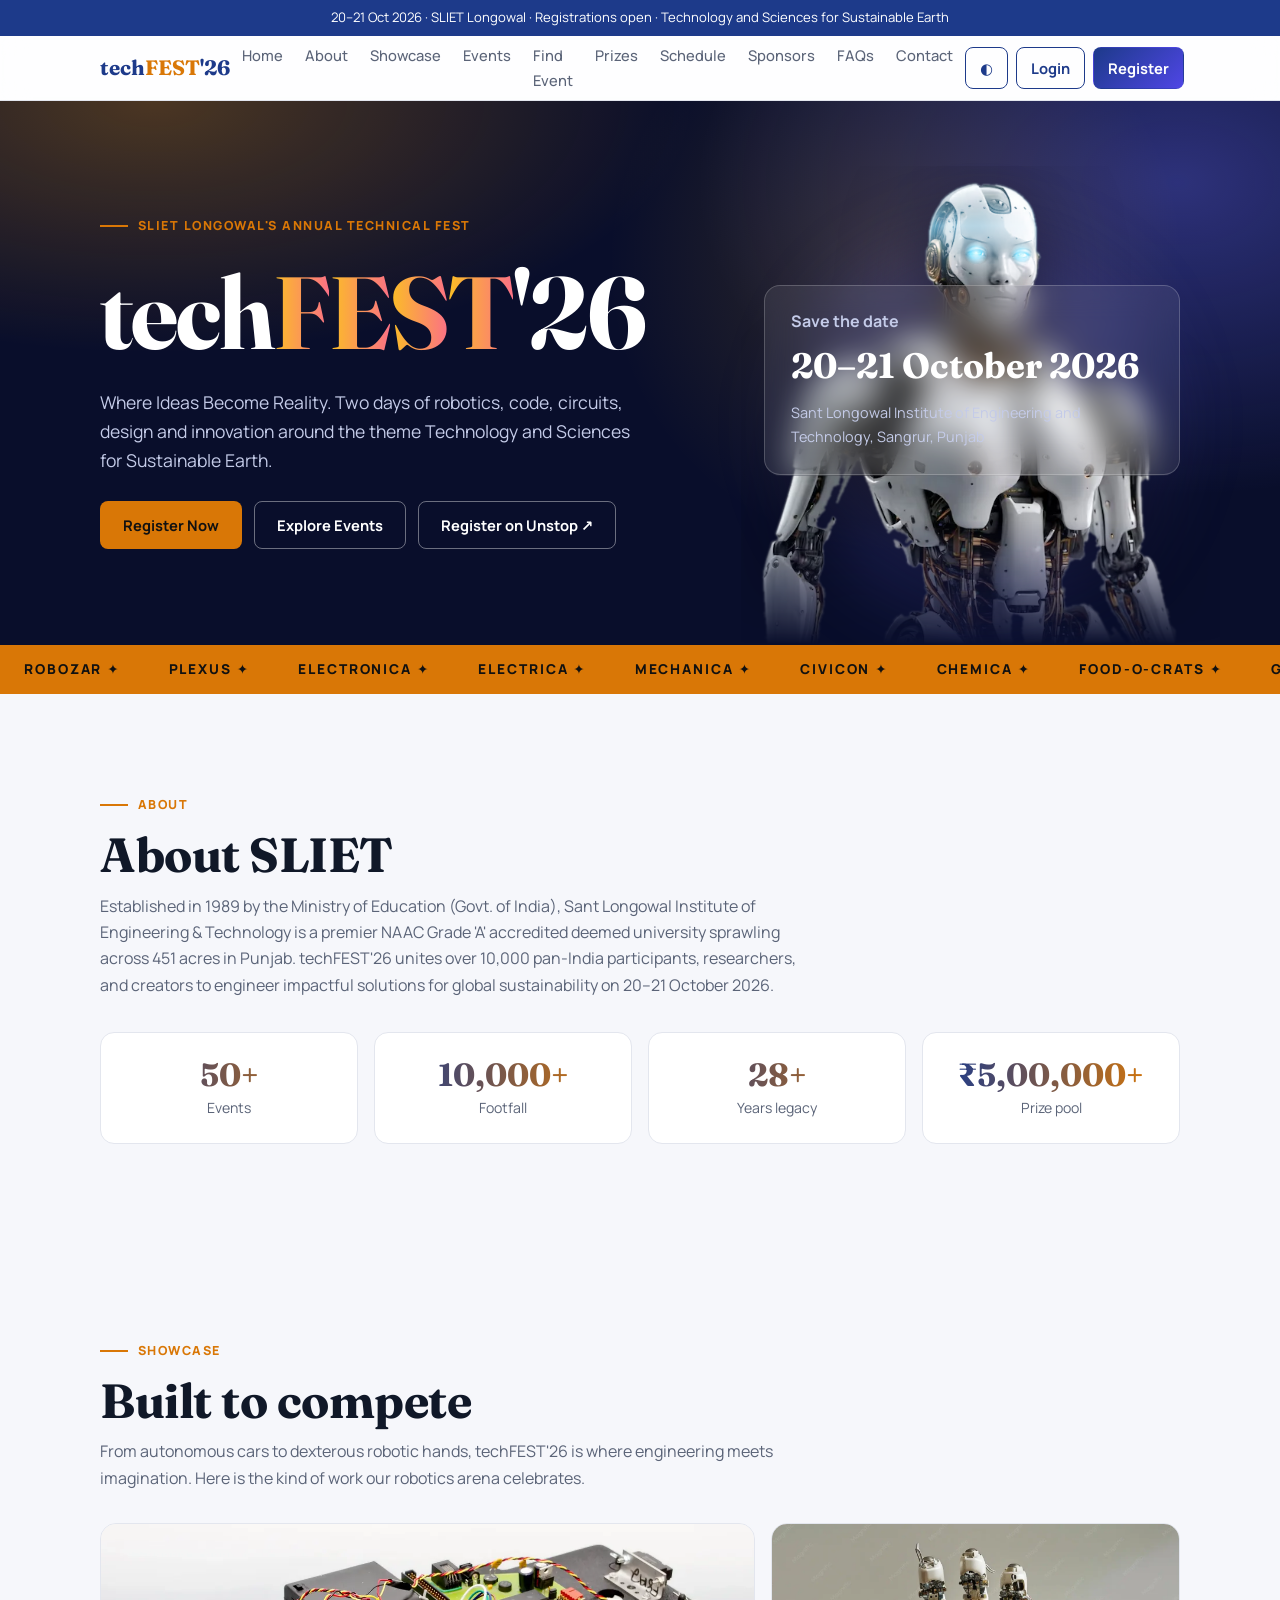
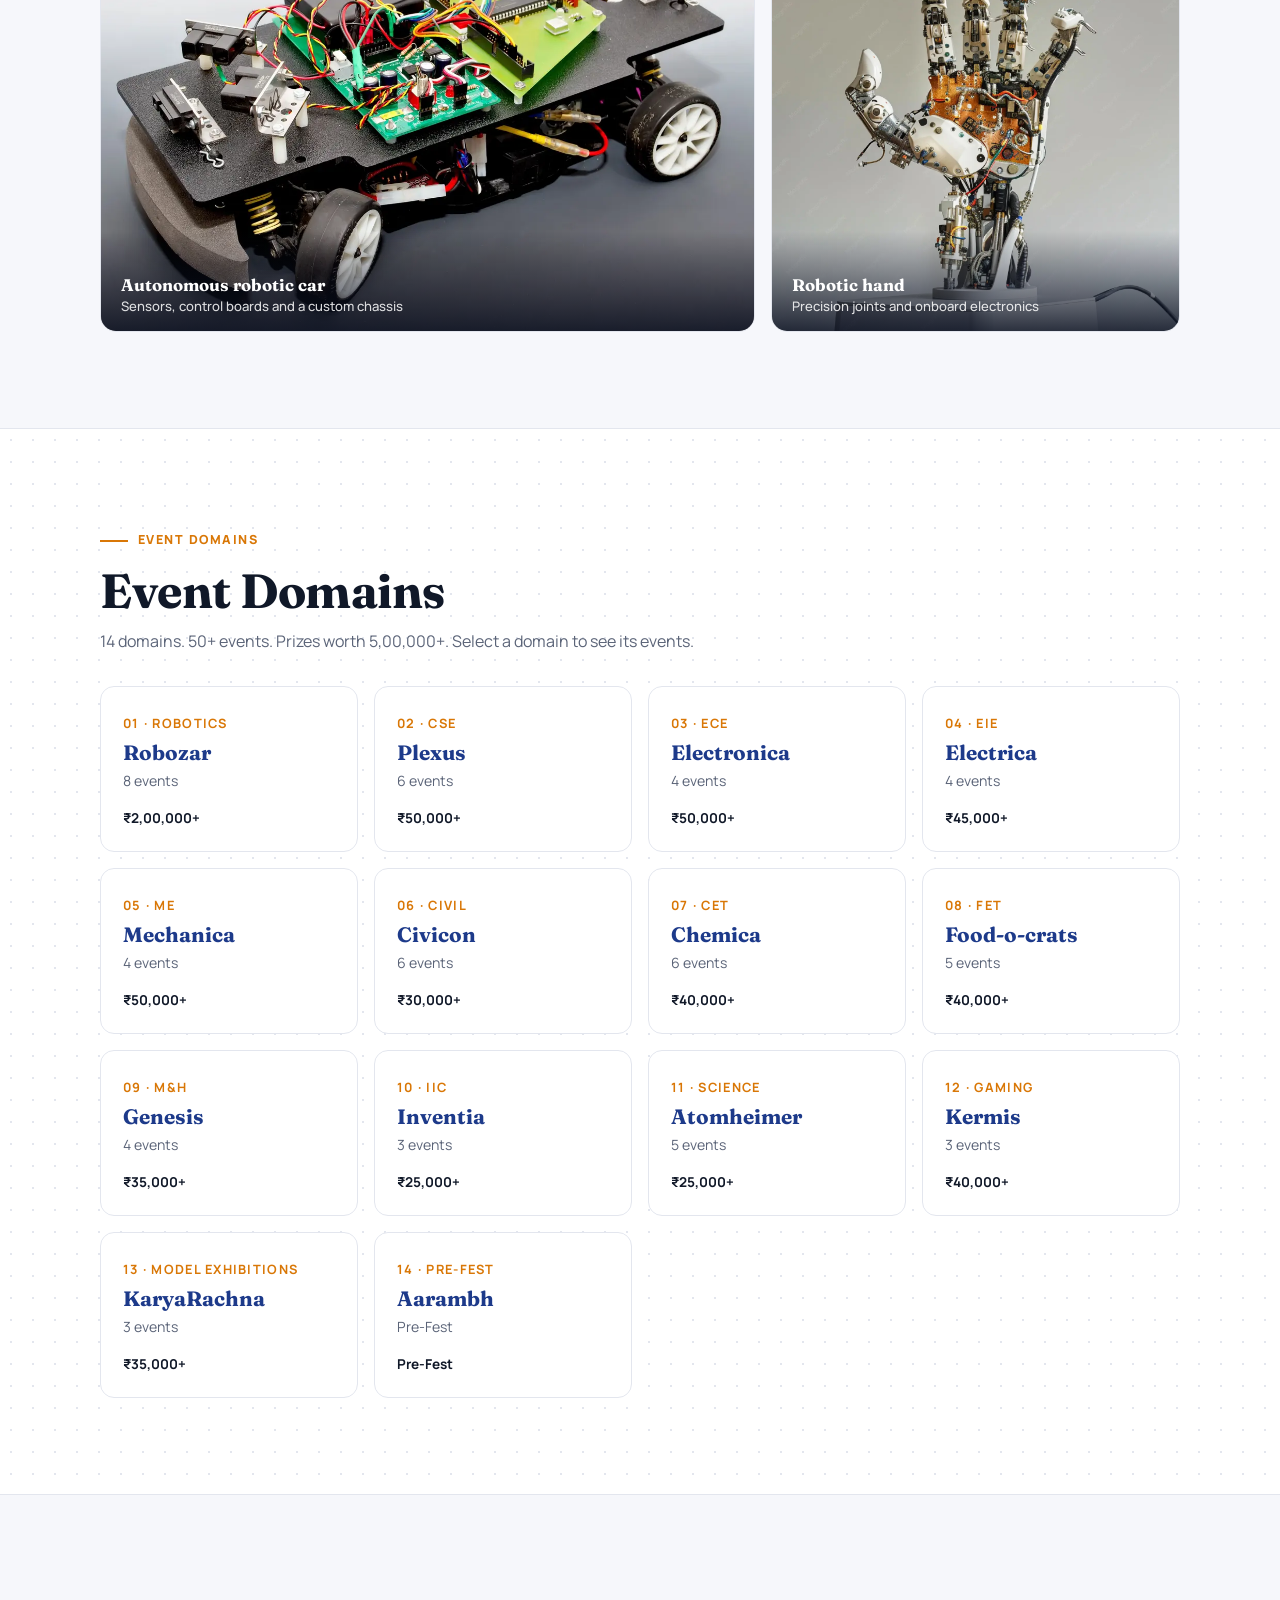
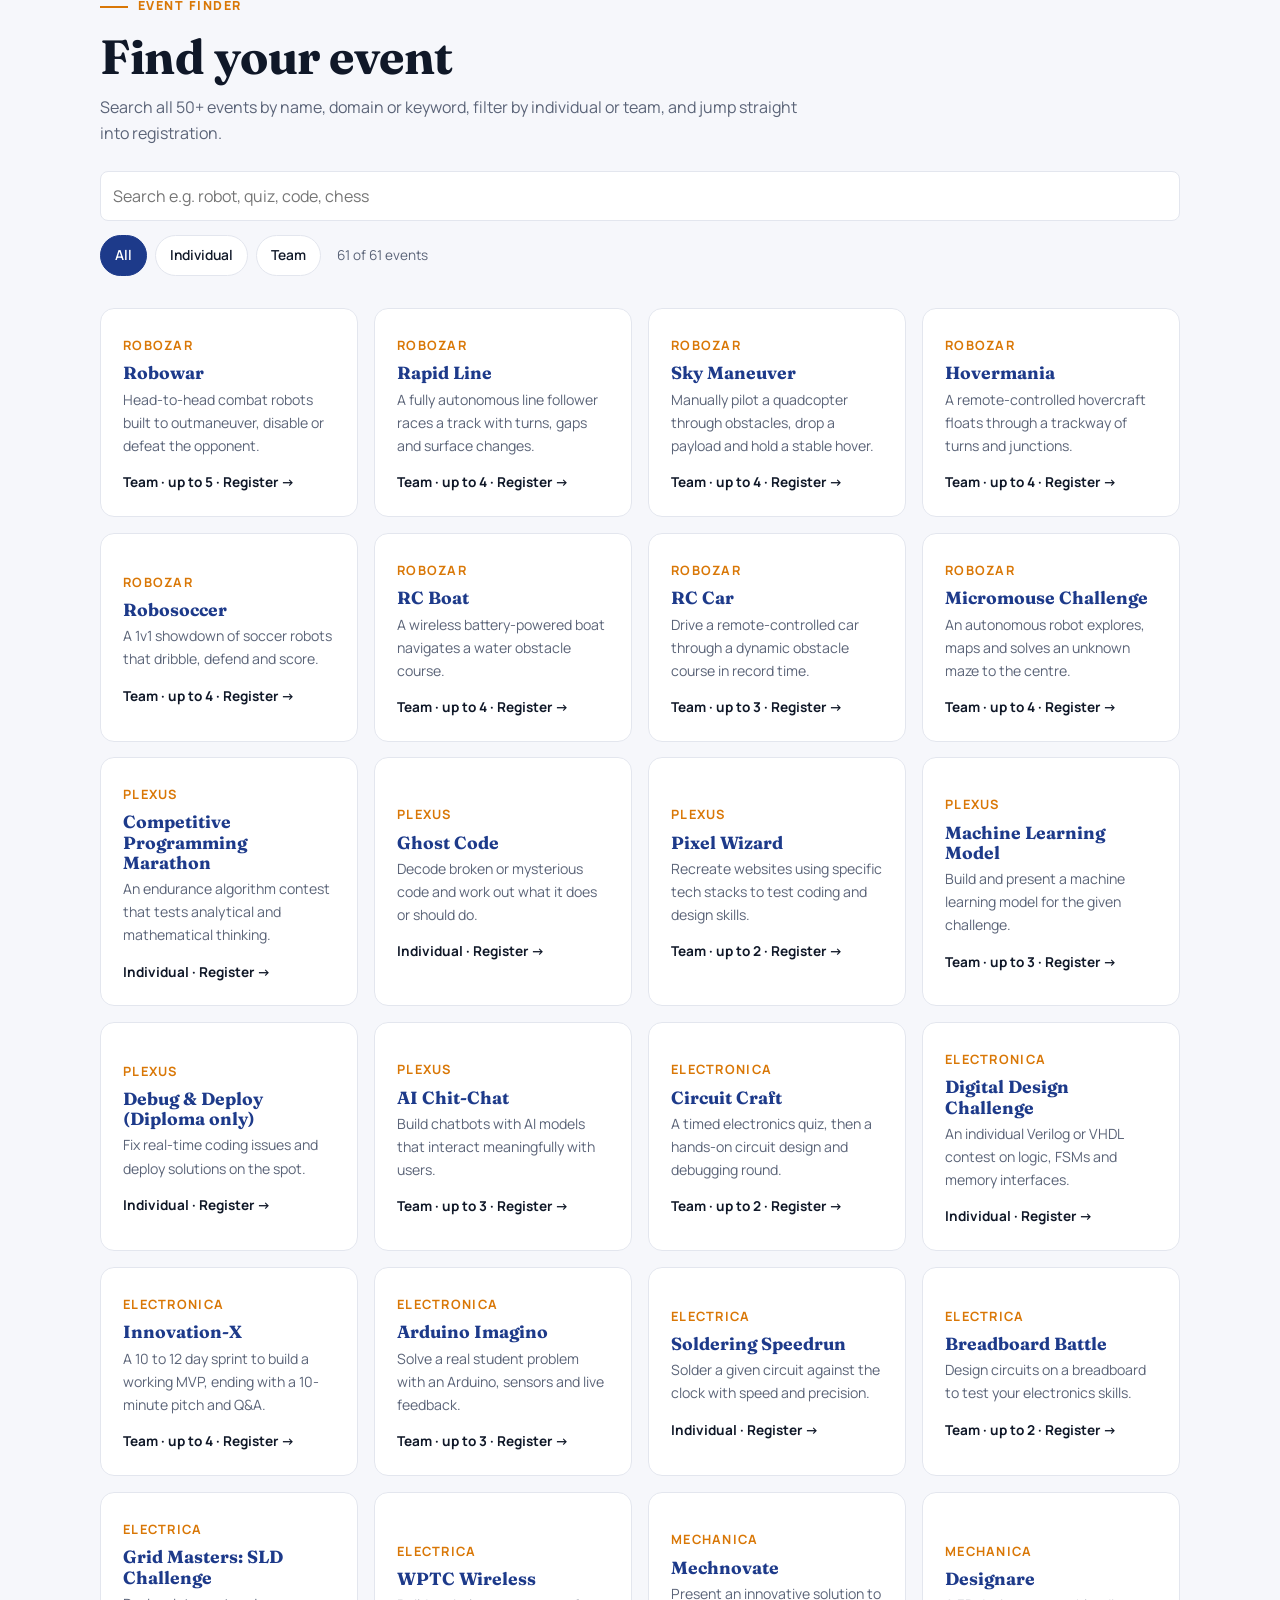
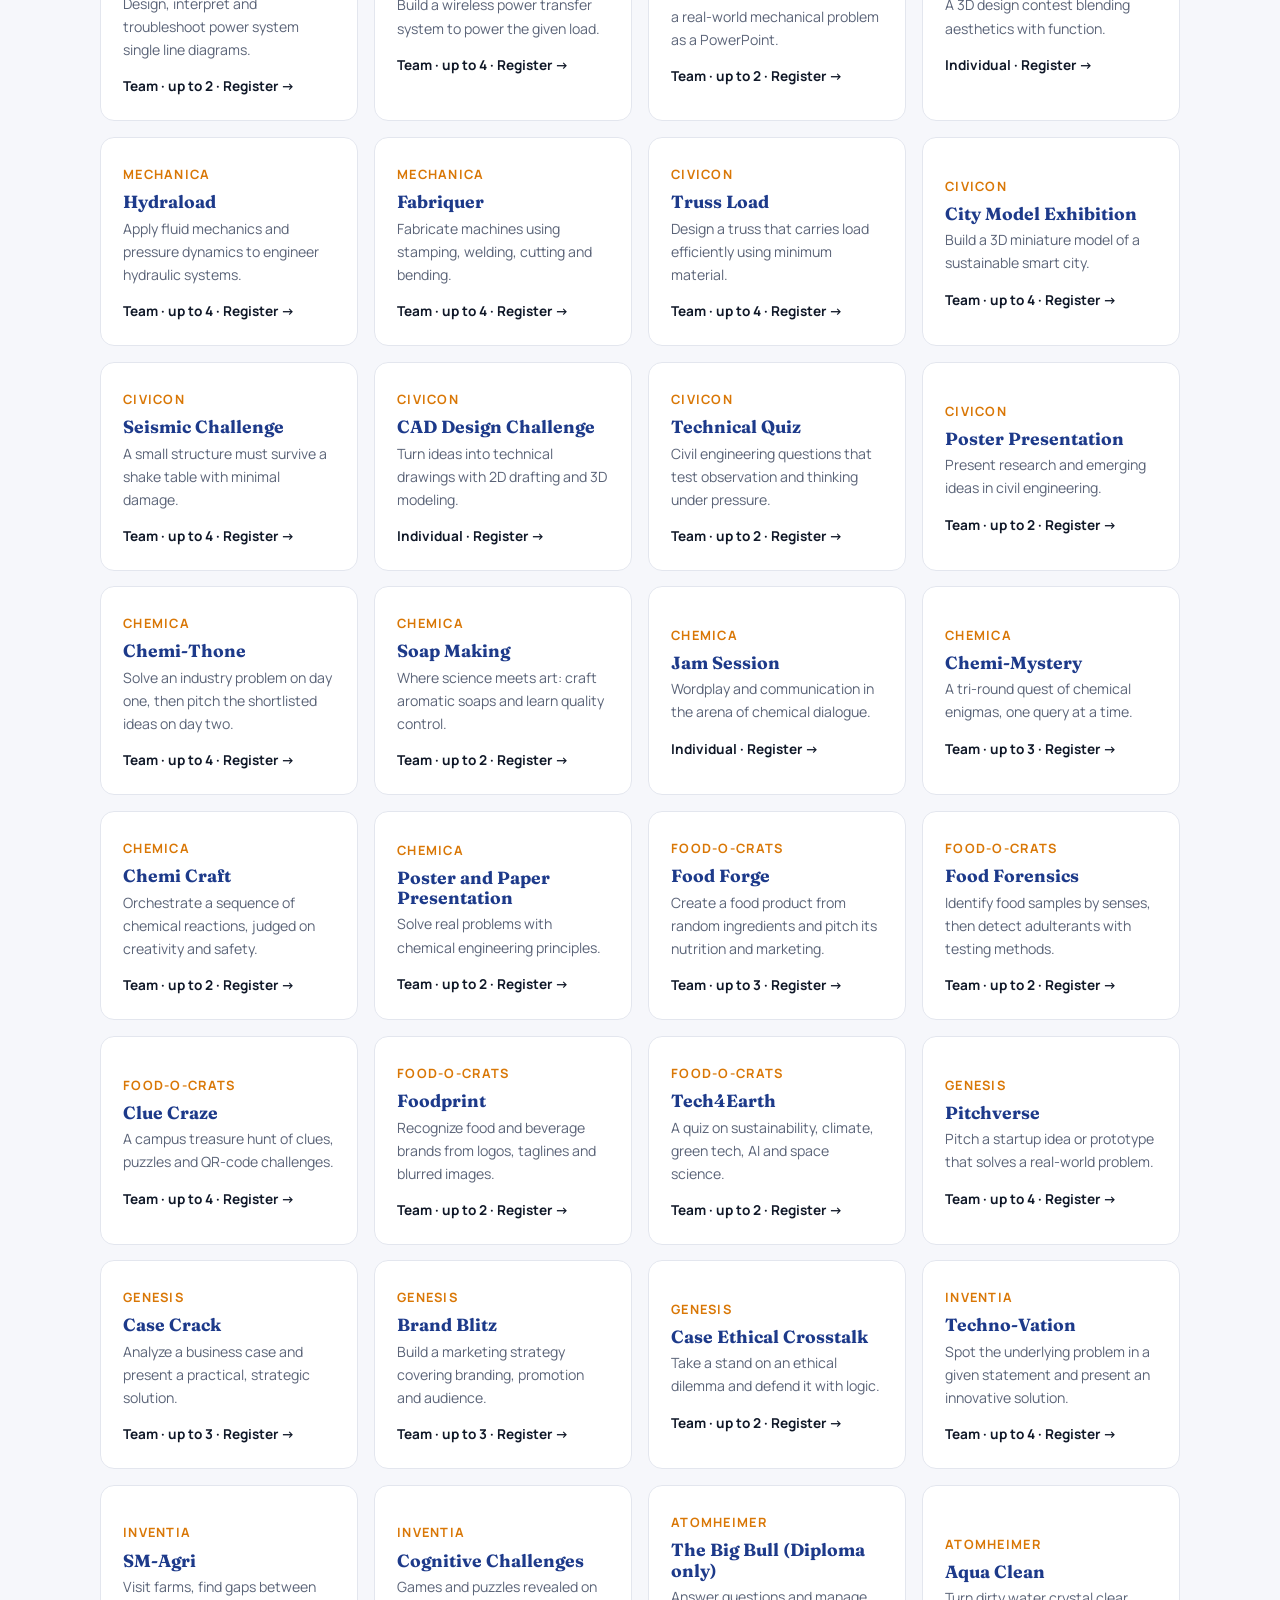
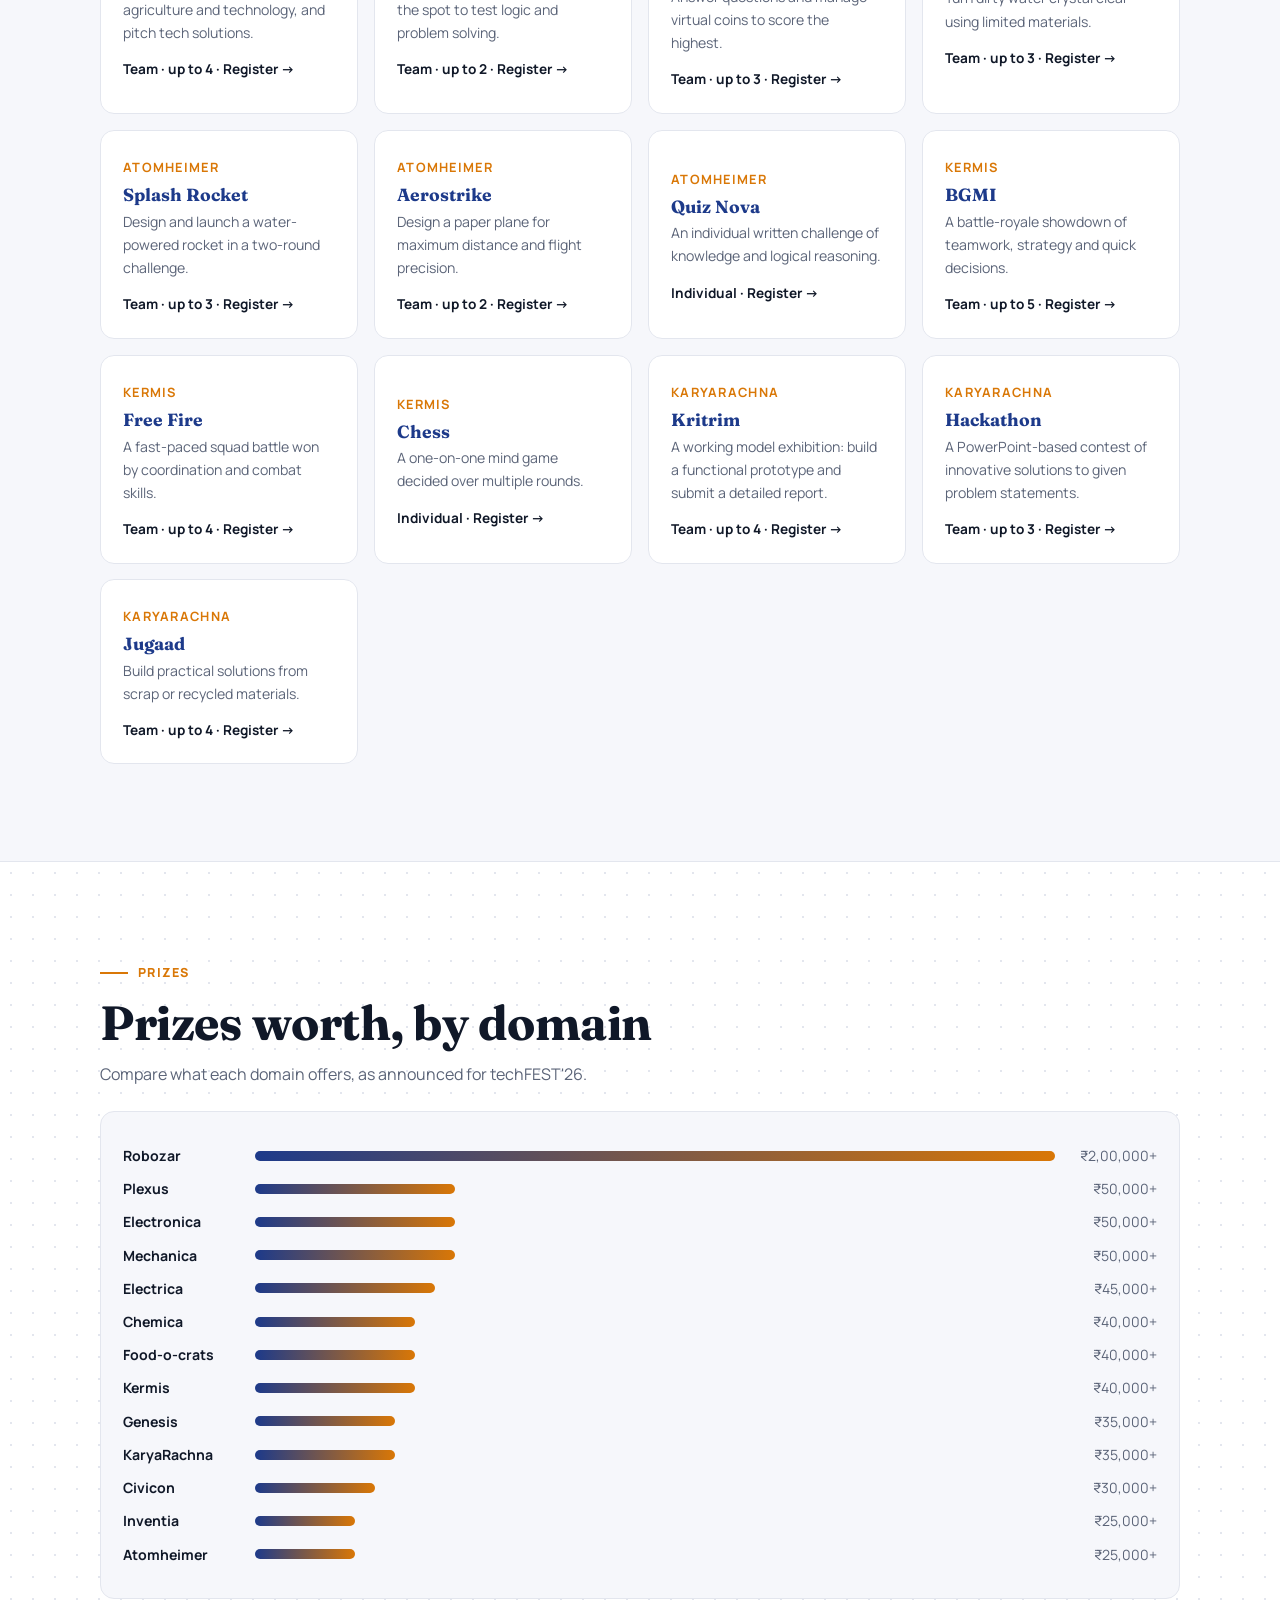
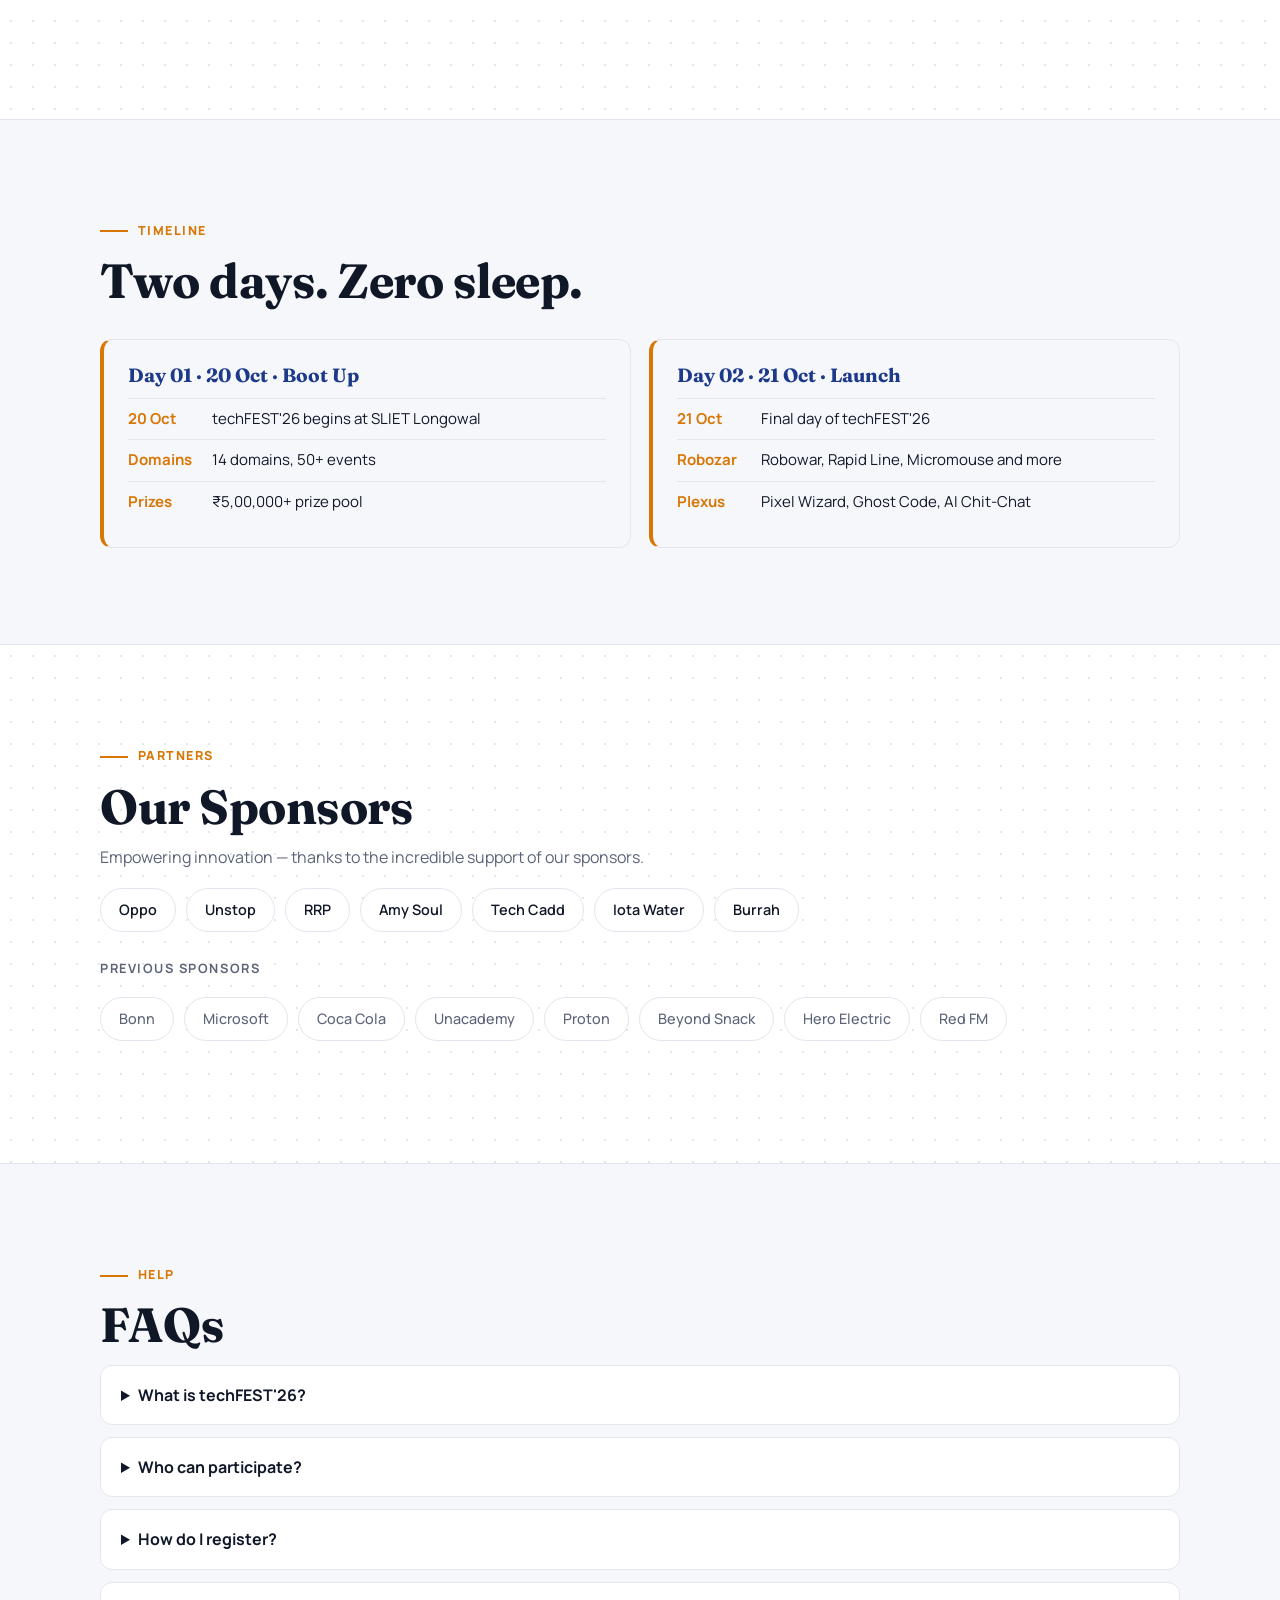
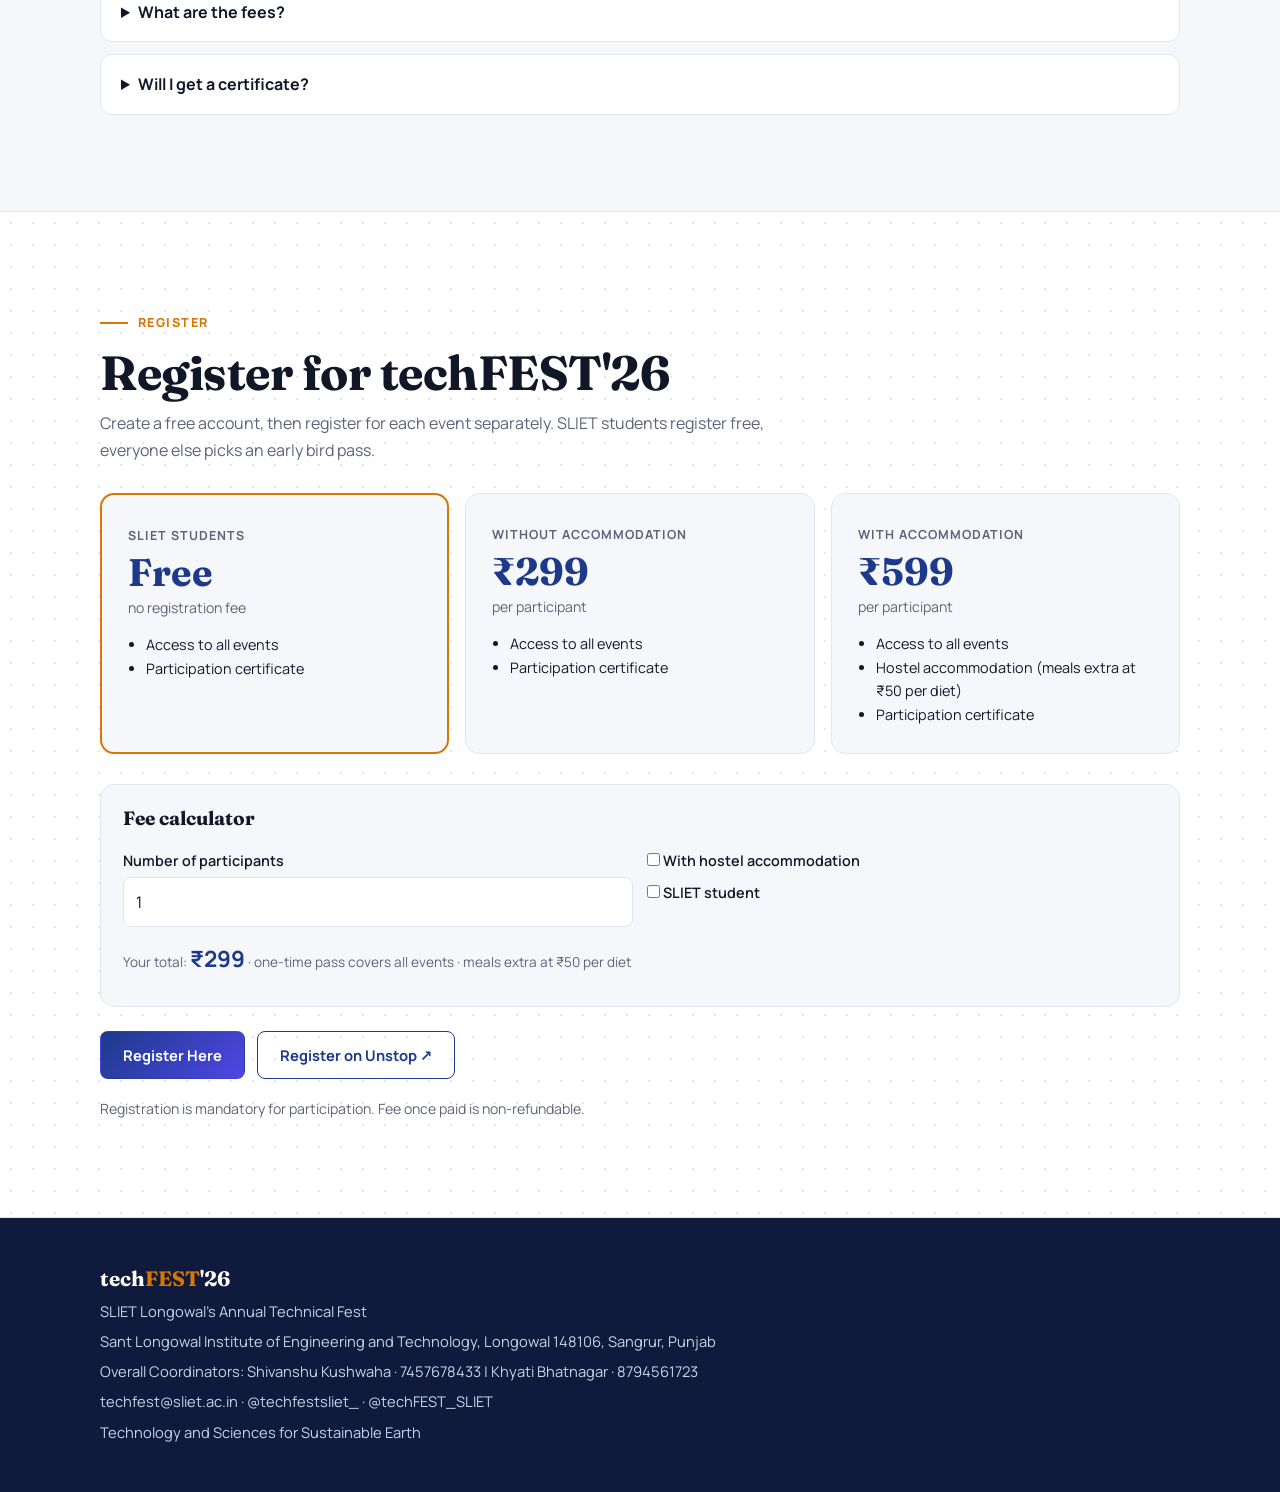
<file: index.html>
<!DOCTYPE html>
<html lang="en">

<head>
    <meta charset="UTF-8">
    <meta name="viewport" content="width=device-width, initial-scale=1, viewport-fit=cover">
    <meta name="description" content="techFEST'26, the annual technical fest of SLIET Longowal. 20-21 October 2026. 14 domains, 50+ events, prizes worth 5,00,000+.">
    <meta property="og:title" content="techFEST'26 | SLIET Longowal">
    <meta property="og:description" content="Where Ideas Become Reality. 20-21 Oct 2026, SLIET Longowal.">
   
    <title>techFEST'26 | SLIET Longowal</title>
    <link href="https://fonts.googleapis.com/css2?family=Manrope:wght@400;500;700;800&family=Fraunces:wght@600;700&display=swap" rel="stylesheet">
    <link rel="stylesheet" href="style.css">
</head>

<body>

    <div class="top">
        20–21 Oct 2026 · SLIET Longowal · Registrations open · Technology and Sciences for Sustainable Earth
    </div>


    <nav>
        <div class="w">
            <a href="#top" class="lg">tech<b>FEST</b>'26</a>

            <div class="lk" id="lk">
                <a href="#top">Home</a>
                <a href="#about">About</a>
                <a href="#showcase">Showcase</a>
                <a href="#events">Events</a>
                <a href="#finder">Find Event</a>
                <a href="#prizes">Prizes</a>
                <a href="#schedule">Schedule</a>
                <a href="#sponsors">Sponsors</a>
                <a href="#faq">FAQs</a>
                <a href="#contact">Contact</a>
            </div>

            <div class="nr">
                <button class="b g s" id="th" aria-label="Toggle theme">◐</button>
                <button class="b g s" id="acct">Login</button>
                <button class="b s" data-a="reg">Register</button>
                <button class="b g s bg" id="bg" aria-label="Menu">☰</button>
            </div>
        </div>
    </nav>


    <header class="hero" id="top">
        <div class="rbt" aria-hidden="true">
            <div class="aura"></div>
            <div class="fig">
                <img src="robot.webp" alt="">
                <i class="eye" style="left:49%;top:18.2%"></i>
                <i class="eye" style="left:58.6%;top:18.5%"></i>
                <div class="scan"></div>
            </div>
        </div>

        <div class="w">
            <div>
                <span class="eb">SLIET Longowal's Annual Technical Fest</span>
                <h1>tech<b>FEST</b>'26</h1>
                <p class="l">
                    Where Ideas Become Reality. Two days of robotics, code, circuits, design and innovation
                    around the theme Technology and Sciences for Sustainable Earth.
                </p>
                <div class="row">
                    <button class="b" data-a="reg">Register Now</button>
                    <a href="#events" class="b g">Explore Events</a>
                    <a href="https://unstop.com" target="_blank" rel="noopener" class="b g">Register on Unstop ↗</a>
                </div>
            </div>

            <div class="cd">
                <h3>Save the date</h3>
                <b style="display:block;font:700 2.2rem Fraunces,serif;color:#fff">20–21 October 2026</b>
                <p>Sant Longowal Institute of Engineering and Technology, Sangrur, Punjab</p>
            </div>
        </div>
    </header>


    <div class="mq">
        <div id="mq"></div>
    </div>


    <section id="about">
        <div class="w">
            <span class="eb">About</span>
            <h2>About SLIET</h2>
            <p class="ld">
                Established in 1989 by the Ministry of Education (Govt. of India), Sant Longowal Institute of
                Engineering &amp; Technology is a premier NAAC Grade 'A' accredited deemed university sprawling
                across 451 acres in Punjab. techFEST'26 unites over 10,000 pan-India participants, researchers,
                and creators to engineer impactful solutions for global sustainability on 20–21 October 2026.
            </p>

            <div class="st">
                <div><b>50+</b><span>Events</span></div>
                <div><b>10,000+</b><span>Footfall</span></div>
                <div><b>28+</b><span>Years legacy</span></div>
                <div><b>₹5,00,000+</b><span>Prize pool</span></div>
            </div>
        </div>
    </section>


    <section id="showcase">
        <div class="w">
            <span class="eb">Showcase</span>
            <h2>Built to compete</h2>
            <p class="ld">
                From autonomous cars to dexterous robotic hands, techFEST'26 is where engineering meets
                imagination. Here is the kind of work our robotics arena celebrates.
            </p>

            <div class="gl">
                <figure class="gf wide">
                    <img src="robotic-car.webp"
                         alt="Autonomous robotic car with sensors, circuit boards and wiring on a black chassis"
                         loading="lazy" width="1400" height="788">
                    <figcaption>
                        Autonomous robotic car
                        <span>Sensors, control boards and a custom chassis</span>
                    </figcaption>
                </figure>

                <figure class="gf">
                    <img src="robotic-hand.webp"
                         alt="Robotic hand with exposed circuitry and articulated fingers on a stand"
                         loading="lazy" width="1400" height="1400">
                    <figcaption>
                        Robotic hand
                        <span>Precision joints and onboard electronics</span>
                    </figcaption>
                </figure>
            </div>
        </div>
    </section>


    <section id="events" class="alt">
        <div class="w">
            <span class="eb">Event Domains</span>
            <h2>Event Domains</h2>
            <p class="ld">14 domains. 50+ events. Prizes worth 5,00,000+. Select a domain to see its events.</p>
            <div class="gr" id="gr"></div>
        </div>
    </section>


    <section id="finder">
        <div class="w">
            <span class="eb">Event Finder</span>
            <h2>Find your event</h2>
            <p class="ld">
                Search all 50+ events by name, domain or keyword, filter by individual or team,
                and jump straight into registration.
            </p>

            <div class="sr">
                <input id="q" type="text" placeholder="Search e.g. robot, quiz, code, chess">
            </div>

            <div class="tb" id="ftb">
                <button data-ft="all" class="on">All</button>
                <button data-ft="solo">Individual</button>
                <button data-ft="team">Team</button>
                <span class="hn" id="fcnt" style="align-self:center;margin-left:8px"></span>
            </div>

            <div class="gr" id="fr"></div>
        </div>
    </section>

    <section id="prizes" class="alt">
        <div class="w">
            <span class="eb">Prizes</span>
            <h2>Prizes worth, by domain</h2>
            <p class="ld">Compare what each domain offers, as announced for techFEST'26.</p>
            <div class="cl" style="margin-top:24px" id="pzc"></div>
        </div>
    </section>


    <section id="schedule">
        <div class="w">
            <span class="eb">Timeline</span>
            <h2>Two days. Zero sleep.</h2>

            <div class="tl">
                <div class="dy">
                    <h3>Day 01 · 20 Oct · Boot Up</h3>
                    <ul>
                        <li><b>20 Oct</b>techFEST'26 begins at SLIET Longowal</li>
                        <li><b>Domains</b>14 domains, 50+ events</li>
                        <li><b>Prizes</b>₹5,00,000+ prize pool</li>
                    </ul>
                </div>

                <div class="dy">
                    <h3>Day 02 · 21 Oct · Launch</h3>
                    <ul>
                        <li><b>21 Oct</b>Final day of techFEST'26</li>
                        <li><b>Robozar</b>Robowar, Rapid Line, Micromouse and more</li>
                        <li><b>Plexus</b>Pixel Wizard, Ghost Code, AI Chit-Chat</li>
                    </ul>
                </div>
            </div>
        </div>
    </section>


    <section id="sponsors" class="alt">
        <div class="w">
            <span class="eb">Partners</span>
            <h2>Our Sponsors</h2>
            <p class="ld">Empowering innovation — thanks to the incredible support of our sponsors.</p>

            <div class="ch">
                <span>Oppo</span>
                <span>Unstop</span>
                <span>RRP</span>
                <span>Amy Soul</span>
                <span>Tech Cadd</span>
                <span>Iota Water</span>
                <span>Burrah</span>
            </div>

            <h4>Previous sponsors</h4>

            <div class="ch p">
                <span>Bonn</span>
                <span>Microsoft</span>
                <span>Coca Cola</span>
                <span>Unacademy</span>
                <span>Proton</span>
                <span>Beyond Snack</span>
                <span>Hero Electric</span>
                <span>Red FM</span>
            </div>
        </div>
    </section>


    <section id="faq">
        <div class="w">
            <span class="eb">Help</span>
            <h2>FAQs</h2>

            <details>
                <summary>What is techFEST'26?</summary>
                <p>
                    SLIET Longowal's annual technical fest with 14 domains, 50+ events and prizes worth over
                    5,00,000, built around the theme Technology and Sciences for Sustainable Earth.
                </p>
            </details>

            <details>
                <summary>Who can participate?</summary>
                <p>
                    Students from colleges across India. Depending on the event, you can take part solo or in
                    a team. Some events are for diploma students only.
                </p>
            </details>

            <details>
                <summary>How do I register?</summary>
                <p>
                    Sign up for an account, complete your profile, then register for each event separately from
                    the Register page. SLIET students are detected from their profile and pay nothing. You can
                    also register through Unstop.
                </p>
            </details>

            <details>
                <summary>What are the fees?</summary>
                <p>
                    Early bird: 299 per participant without accommodation, 599 with hostel accommodation
                    (extra meals at 50 per diet). SLIET students register free. The fee is non-refundable.
                </p>
            </details>

            <details>
                <summary>Will I get a certificate?</summary>
                <p>Every registered participant gets a participation certificate, and winners take home prizes.</p>
            </details>
        </div>
    </section>


    <section id="register" class="alt">
        <div class="w">
            <span class="eb">Register</span>
            <h2>Register for techFEST'26</h2>
            <p class="ld">
                Create a free account, then register for each event separately. SLIET students register free,
                everyone else picks an early bird pass.
            </p>

          
            <div class="fe">
                <div class="fee f">
                    <small>SLIET students</small>
                    <b>Free</b>
                    <p>no registration fee</p>
                    <ul>
                        <li>Access to all events</li>
                        <li>Participation certificate</li>
                    </ul>
                </div>

                <div class="fee">
                    <small>Without accommodation</small>
                    <b>₹299</b>
                    <p>per participant</p>
                    <ul>
                        <li>Access to all events</li>
                        <li>Participation certificate</li>
                    </ul>
                </div>

                <div class="fee">
                    <small>With accommodation</small>
                    <b>₹599</b>
                    <p>per participant</p>
                    <ul>
                        <li>Access to all events</li>
                        <li>Hostel accommodation (meals extra at ₹50 per diet)</li>
                        <li>Participation certificate</li>
                    </ul>
                </div>
            </div>


            <div class="cl" id="calc">
                <h3 style="font-size:1.2rem;margin-bottom:8px">Fee calculator</h3>

                <div class="t2">
                    <div class="fd">
                        <label for="cn">Number of participants</label>
                        <input id="cn" type="text" inputmode="numeric" value="1">
                    </div>

                    <div class="fd">
                        <label><input type="checkbox" id="ca"> With hostel accommodation</label>
                        <label style="margin-top:8px"><input type="checkbox" id="cs"> SLIET student</label>
                    </div>
                </div>

                <p class="hn" style="margin-top:14px">
                    Your total:
                    <b id="ct" style="font-size:1.4rem;color:var(--pr)">₹299</b>
                    · one-time pass covers all events · meals extra at ₹50 per diet
                </p>
            </div>

            <div class="row">
                <button class="b" data-a="reg">Register Here</button>
                <a class="b g" href="https://unstop.com" target="_blank" rel="noopener">Register on Unstop ↗</a>
            </div>

            <p class="nt">Registration is mandatory for participation. Fee once paid is non-refundable.</p>
        </div>
    </section>


    <footer id="contact">
        <div class="w">
            <span class="lg">tech<b>FEST</b>'26</span>
            SLIET Longowal's Annual Technical Fest
            <p>Sant Longowal Institute of Engineering and Technology, Longowal 148106, Sangrur, Punjab</p>
            <p>Overall Coordinators: Shivanshu Kushwaha · 7457678433 | Khyati Bhatnagar · 8794561723</p>
            <p>techfest@sliet.ac.in · @techfestsliet_ · @techFEST_SLIET</p>
            <p>Technology and Sciences for Sustainable Earth</p>
        </div>
    </footer>


    <div class="ov" id="ov">
        <div class="pn" id="pn"></div>
    </div>

    <script src="script.js"></script>
</body>

</html>
</file>
<file: style.css>
:root {
    --bg: #f6f7fb;
    --sf: #fff;
    --fg: #101828;
    --mu: #5b6478;
    --ln: #e3e6ee;
    --pr: #1d3a8a;
    --pt: #fff;
    --ac: #d97706;
    --soft: #eaeffd;
    color-scheme: light;
    box-sizing: border-box;
    padding-top: env(safe-area-inset-top, 0px);
    padding-bottom: env(safe-area-inset-bottom, 0px);
}

* {
    box-sizing: border-box;
    margin: 0;
    padding: 0;
}

html {
    scroll-behavior: smooth;
    scroll-padding-top: 80px;
    height: 100%;
}

body {
    background: var(--bg);
    color: var(--fg);
    font: 16px/1.65 Manrope, system-ui, sans-serif;
    overflow-x: hidden;
}

h1,
h2,
h3 {
    font-family: Fraunces, Georgia, serif;
    line-height: 1.15;
}

a {
    color: inherit;
    text-decoration: none;
}

button {
    font: inherit;
    color: inherit;
    cursor: pointer;
    border: 0;
    background: none;
}

.w {
    max-width: 1120px;
    margin: 0 auto;
    padding: 0 20px;
}

.top {
    background: var(--pr);
    color: var(--pt);
    font-size: .82rem;
    text-align: center;
    padding: 7px 12px;
}

nav {
    position: sticky;
    top: 0;
    z-index: 20;
    background: var(--sf);
    border-bottom: 1px solid var(--ln);
}

nav .w {
    display: flex;
    align-items: center;
    justify-content: space-between;
    height: 64px;
    gap: 12px;
}

.lg {
    font: 700 1.3rem Fraunces, serif;
    color: var(--pr);
}

.lg b {
    color: var(--ac);
}

.lk {
    display: flex;
    gap: 22px;
    font-size: .92rem;
    font-weight: 500;
    color: var(--mu);
}

.lk a:hover {
    color: var(--pr);
}

.nr {
    display: flex;
    gap: 8px;
    align-items: center;
}

.b {
    display: inline-block;
    padding: 11px 22px;
    border-radius: 8px;
    font-weight: 700;
    font-size: .92rem;
    border: 1.5px solid var(--pr);
    background: var(--pr);
    color: var(--pt);
}

.b:hover {
    opacity: .9;
}

.b.g {
    background: transparent;
    color: var(--pr);
}

.b.s {
    padding: 8px 14px;
}

.hero {
    padding: 72px 0 56px;
    background: linear-gradient(180deg, var(--soft), var(--bg));
}

.hero .w {
    display: grid;
    grid-template-columns: 1.2fr .8fr;
    gap: 40px;
    align-items: center;
}

.eb {
    display: inline-block;
    font-size: .78rem;
    font-weight: 800;
    letter-spacing: .12em;
    text-transform: uppercase;
    color: var(--ac);
    margin-bottom: 12px;
}

h1 {
    font-size: clamp(2.4rem, 6vw, 4.2rem);
    color: var(--pr);
}

h1 b {
    color: var(--ac);
}

.hero p.l {
    margin: 16px 0 26px;
    color: var(--mu);
    font-size: 1.1rem;
    max-width: 540px;
}

.row {
    display: flex;
    gap: 12px;
    flex-wrap: wrap;
}

.cd {
    background: var(--sf);
    border: 1px solid var(--ln);
    border-radius: 16px;
    padding: 26px;
}

.cd h3 {
    font-size: 1rem;
    font-family: Manrope;
    color: var(--mu);
    font-weight: 700;
    margin-bottom: 14px;
}

.tm {
    display: grid;
    grid-template-columns: repeat(4, 1fr);
    gap: 8px;
    text-align: center;
}

.tm div {
    background: var(--soft);
    border-radius: 10px;
    padding: 12px 4px;
}

.tm b {
    display: block;
    font: 700 1.8rem Fraunces, serif;
    color: var(--pr);
}

.tm small {
    font-size: .68rem;
    letter-spacing: .1em;
    text-transform: uppercase;
    color: var(--mu);
}

.cd p {
    margin-top: 14px;
    font-size: .9rem;
    color: var(--mu);
}

section {
    padding: 72px 0;
}

.alt {
    background: var(--sf);
    border-block: 1px solid var(--ln);
}

h2 {
    font-size: clamp(1.8rem, 4vw, 2.5rem);
    margin-bottom: 10px;
}

.ld {
    color: var(--mu);
    max-width: 720px;
}

.st {
    display: grid;
    grid-template-columns: repeat(4, 1fr);
    gap: 16px;
    margin-top: 34px;
}

.st div {
    background: var(--sf);
    border: 1px solid var(--ln);
    border-radius: 14px;
    padding: 22px;
    text-align: center;
}

.alt .st div {
    background: var(--bg);
}

.st b {
    font: 700 2rem Fraunces, serif;
    color: var(--pr);
    display: block;
}

.st span {
    color: var(--mu);
    font-size: .88rem;
}

.gr {
    display: grid;
    grid-template-columns: repeat(auto-fill, minmax(240px, 1fr));
    gap: 16px;
    margin-top: 32px;
}

.cdm {
    text-align: left;
    background: var(--sf);
    border: 1px solid var(--ln);
    border-radius: 14px;
    padding: 22px;
    transition: .2s;
    display: block;
    width: 100%;
}

.cdm:hover {
    border-color: var(--pr);
    transform: translateY(-3px);
    box-shadow: 0 10px 24px rgba(16, 24, 40, .08);
}

.cdm i {
    font: 700 .8rem Manrope;
    font-style: normal;
    color: var(--ac);
    letter-spacing: .1em;
}

.cdm h3 {
    font-size: 1.3rem;
    margin: 6px 0 4px;
    color: var(--pr);
}

.cdm p {
    font-size: .88rem;
    color: var(--mu);
}

.cdm em {
    display: block;
    margin-top: 14px;
    font-style: normal;
    font-weight: 700;
    font-size: .85rem;
}

.tl {
    display: grid;
    grid-template-columns: 1fr 1fr;
    gap: 18px;
    margin-top: 30px;
}

.dy {
    background: var(--bg);
    border: 1px solid var(--ln);
    border-left: 4px solid var(--ac);
    border-radius: 12px;
    padding: 24px;
}

.dy h3 {
    color: var(--pr);
    margin-bottom: 12px;
    font-size: 1.2rem;
}

.dy li {
    list-style: none;
    padding: 8px 0;
    border-top: 1px solid var(--ln);
    font-size: .94rem;
}

.dy li b {
    display: inline-block;
    min-width: 84px;
    color: var(--ac);
}

.ch {
    display: flex;
    flex-wrap: wrap;
    gap: 10px;
    margin: 18px 0 26px;
}

.ch span {
    padding: 9px 18px;
    border: 1px solid var(--ln);
    border-radius: 99px;
    background: var(--sf);
    font-weight: 600;
    font-size: .9rem;
}

.ch.p span {
    color: var(--mu);
    font-weight: 500;
}

h4 {
    font-size: .8rem;
    letter-spacing: .12em;
    text-transform: uppercase;
    color: var(--mu);
    margin-top: 26px;
}

details {
    background: var(--sf);
    border: 1px solid var(--ln);
    border-radius: 12px;
    margin-top: 12px;
    padding: 16px 20px;
}

summary {
    font-weight: 700;
    cursor: pointer;
}

details p {
    margin-top: 10px;
    color: var(--mu);
}

.fe {
    display: grid;
    grid-template-columns: repeat(3, 1fr);
    gap: 16px;
    margin: 30px 0;
}

.fee {
    background: var(--bg);
    border: 1px solid var(--ln);
    border-radius: 14px;
    padding: 26px;
}

.fee.f {
    border-color: var(--ac);
    border-width: 2px;
}

.fee small {
    color: var(--mu);
    font-weight: 700;
    font-size: .78rem;
    text-transform: uppercase;
    letter-spacing: .08em;
}

.fee b {
    display: block;
    font: 700 2.4rem Fraunces, serif;
    color: var(--pr);
}

.fee p {
    color: var(--mu);
    font-size: .88rem;
}

.fee ul {
    margin: 14px 0 0 18px;
    font-size: .9rem;
}

.nt {
    margin-top: 18px;
    color: var(--mu);
    font-size: .88rem;
}

footer {
    background: #0f1a3d;
    color: #c9d1ea;
    padding: 48px 0;
    font-size: .92rem;
}

footer .lg {
    color: #fff;
    display: block;
    margin-bottom: 8px;
}

footer p {
    margin-top: 6px;
}

.ov {
    position: fixed;
    inset: 0;
    z-index: 50;
    background: rgba(10, 16, 32, .6);
    display: none;
    overflow: auto;
    padding: max(16px, env(safe-area-inset-top)) 16px 24px;
}

.ov.on {
    display: block;
}

.pn {
    background: var(--bg);
    max-width: 960px;
    margin: 0 auto;
    border-radius: 16px;
    padding: 28px;
    border: 1px solid var(--ln);
}

.ph {
    display: flex;
    justify-content: space-between;
    align-items: center;
    margin-bottom: 18px;
}

.x {
    width: 38px;
    height: 38px;
    border: 1px solid var(--ln);
    border-radius: 8px;
    background: var(--sf);
}

.tg {
    display: inline-block;
    background: var(--soft);
    color: var(--pr);
    padding: 3px 10px;
    border-radius: 99px;
    font-size: .76rem;
    font-weight: 700;
}

.fc {
    display: grid;
    grid-template-columns: repeat(4, 1fr);
    gap: 10px;
    margin: 18px 0;
}

.fc div {
    background: var(--sf);
    border: 1px solid var(--ln);
    border-radius: 10px;
    padding: 10px 12px;
}

.fc small {
    display: block;
    color: var(--mu);
    font-size: .72rem;
}

.fc b {
    font-size: .9rem;
}

.el {
    display: grid;
    gap: 10px;
    margin-top: 12px;
}

.ev {
    background: var(--sf);
    border: 1px solid var(--ln);
    border-radius: 10px;
    padding: 14px 16px;
}

.ev div {
    display: flex;
    justify-content: space-between;
    gap: 10px;
    align-items: center;
}

.ev p {
    font-size: .88rem;
    color: var(--mu);
    margin-top: 4px;
}

.fd {
    margin-top: 12px;
}

.fd label {
    display: block;
    font-size: .82rem;
    font-weight: 700;
    margin-bottom: 4px;
}

input[type=text],
input[type=email],
input[type=password],
input[type=tel],
textarea {
    width: 100%;
    padding: 11px 12px;
    border: 1px solid var(--ln);
    border-radius: 8px;
    background: var(--sf);
    color: var(--fg);
    font: inherit;
}

input:focus,
textarea:focus {
    outline: 2px solid var(--pr);
    outline-offset: 1px;
}

.t2 {
    display: grid;
    grid-template-columns: 1fr 1fr;
    gap: 0 14px;
}

.tb {
    display: flex;
    flex-wrap: wrap;
    gap: 8px;
    margin: 14px 0;
}

.tb button {
    padding: 8px 14px;
    border: 1px solid var(--ln);
    border-radius: 99px;
    background: var(--sf);
    font-weight: 600;
    font-size: .86rem;
}

.tb .on {
    background: var(--pr);
    color: var(--pt);
    border-color: var(--pr);
}

.rg {
    display: grid;
    grid-template-columns: 1.1fr .9fr;
    gap: 20px;
    align-items: start;
}

.er {
    display: flex;
    gap: 10px;
    text-align: left;
    width: 100%;
    background: var(--sf);
    border: 1px solid var(--ln);
    border-radius: 10px;
    padding: 12px;
    margin-bottom: 8px;
}

.er.on {
    border-color: var(--pr);
    background: var(--soft);
}

.er:disabled {
    opacity: .55;
}

.er small {
    color: var(--mu);
}

.sm {
    background: var(--sf);
    border: 1px solid var(--ln);
    border-radius: 12px;
    padding: 20px;
    position: sticky;
    top: 8px;
}

.sm small {
    color: var(--mu);
}

.hn {
    font-size: .85rem;
    color: var(--mu);
    margin: 6px 0;
}

.er0 {
    color: #c0392b;
    font-size: .88rem;
    margin-top: 10px;
}

.ok {
    color: #0f8a4b;
    font-weight: 600;
    font-size: .9rem;
    margin-top: 8px;
}

.mm {
    border: 1px dashed var(--ln);
    border-radius: 10px;
    padding: 10px;
    margin-top: 10px;
}

.ps {
    display: grid;
    grid-template-columns: 1fr 1fr;
    gap: 8px;
    margin-top: 8px;
}

.ps button {
    border: 1.5px solid var(--ln);
    border-radius: 10px;
    padding: 10px;
    background: var(--sf);
    text-align: left;
}

.ps .on {
    border-color: var(--pr);
    background: var(--soft);
}

.ps b {
    display: block;
}

.ps span {
    font-size: .78rem;
    color: var(--mu);
}

.tk {
    background: var(--sf);
    border: 2px dashed var(--pr);
    border-radius: 14px;
    padding: 24px;
    margin: 18px 0;
}

:root[data-theme="dark"] {
    --bg: #0d1220;
    --sf: #151c30;
    --fg: #eef1f8;
    --mu: #9aa5bf;
    --ln: #26304a;
    --pr: #7c9bff;
    --pt: #0d1220;
    --ac: #f5a524;
    --soft: #1b2542;
    color-scheme: dark;
}

.bg {
    display: none;
}

#pg {
    position: fixed;
    top: 0;
    left: 0;
    height: 3px;
    background: var(--ac);
    width: 0;
    z-index: 60;
}

.sr input {
    width: 100%;
}

.sr {
    margin: 24px 0 8px;
}

.pz {
    display: grid;
    grid-template-columns: 120px 1fr 90px;
    gap: 12px;
    align-items: center;
    font-size: .88rem;
    margin: 10px 0;
}

.pz i {
    display: block;
    height: 10px;
    border-radius: 99px;
    background: linear-gradient(90deg, var(--pr), var(--ac));
}

.pz span {
    color: var(--mu);
    text-align: right;
}

.cl {
    background: var(--bg);
    border: 1px solid var(--ln);
    border-radius: 14px;
    padding: 22px;
    margin: 0 0 24px;
}

.cl label {
    display: block;
    font-weight: 600;
    font-size: .9rem;
}

@media print {
    body>*:not(.ov) {
        display: none;
    }

    .ov {
        position: static;
        background: none;
        padding: 0;
    }

    .x,
    .row {
        display: none;
    }
}

@media(max-width:820px) {
    .bg {
        display: inline-block;
    }

    .lk {
        display: none;
    }

    .lk.open {
        display: flex;
        position: absolute;
        top: 64px;
        left: 0;
        right: 0;
        flex-direction: column;
        gap: 14px;
        background: var(--sf);
        padding: 16px 20px;
        border-bottom: 1px solid var(--ln);
    }

    .pz {
        grid-template-columns: 90px 1fr 80px;
    }

    .hero .w,
    .rg,
    .tl {
        grid-template-columns: 1fr;
    }

    .st,
    .fc {
        grid-template-columns: 1fr 1fr;
    }

    .fe {
        grid-template-columns: 1fr;
    }

    .t2 {
        grid-template-columns: 1fr;
    }

    .sm {
        position: static;
    }
}

section {
    padding: 96px 0;
}

h2 {
    font-size: clamp(2rem, 4.5vw, 3rem);
    letter-spacing: -.01em;
}

.eb::before {
    content: "";
    display: inline-block;
    width: 28px;
    height: 2px;
    background: var(--ac);
    vertical-align: middle;
    margin-right: 10px;
}

.alt {
    background: radial-gradient(var(--ln) 1px, transparent 1px) 0 0/22px 22px, var(--sf);
}

nav {
    background: color-mix(in srgb, var(--sf) 82%, transparent);
    backdrop-filter: blur(14px);
}

.lk a {
    position: relative;
}

.lk a::after {
    content: "";
    position: absolute;
    left: 0;
    bottom: -6px;
    height: 2px;
    width: 100%;
    background: var(--ac);
    scale: 0 1;
    transform-origin: left;
    transition: scale .3s;
}

.lk a:hover::after {
    scale: 1 1;
}

.b {
    position: relative;
    overflow: hidden;
    transition: transform .25s, box-shadow .25s;
}

.b:hover {
    transform: translateY(-3px);
    box-shadow: 0 12px 26px rgba(29, 58, 138, .28);
}

.b::after {
    content: "";
    position: absolute;
    top: 0;
    left: -80%;
    width: 50%;
    height: 100%;
    background: linear-gradient(100deg, transparent, rgba(255, 255, 255, .4), transparent);
    transform: skewX(-20deg);
    transition: left .6s;
}

.b:hover::after {
    left: 140%;
}

.b:not(.g) {
    background: linear-gradient(135deg, var(--pr), #4f46e5);
    border-color: transparent;
    color: #fff;
}

.hero {
    position: relative;
    overflow: hidden;
    color: #fff;
    padding: 110px 0 96px;
    background: radial-gradient(900px 420px at 12% 0, rgba(245, 158, 11, .28), transparent 60%), radial-gradient(800px 520px at 92% 15%, rgba(99, 102, 241, .4), transparent 60%), #090e2b;
}

.hero::before {
    content: "";
    position: absolute;
    inset: 0;
    background: radial-gradient(480px circle at var(--hx, 70%) var(--hy, 30%), rgba(251, 191, 36, .16), transparent 60%);
    pointer-events: none;
}

.hero .w {
    position: relative;
}

.hero h1 {
    font-size: clamp(3rem, 9vw, 6.4rem);
    letter-spacing: -.02em;
    color: #fff;
    margin: 6px 0;
}

.ch1 {
    display: inline-block;
    animation: drop .9s cubic-bezier(.2, .8, .2, 1) both;
}

.ch1.a {
    background: linear-gradient(90deg, #fbbf24, #fb7185, #fbbf24);
    background-size: 200% 100%;
    -webkit-background-clip: text;
    background-clip: text;
    color: transparent;
    animation: drop .9s cubic-bezier(.2, .8, .2, 1) both, sh 4s linear infinite;
}

@keyframes drop {
    from {
        opacity: 0;
        translate: 0 50px;
        rotate: 8deg;
    }
}

@keyframes sh {
    to {
        background-position: 200% 0;
    }
}

.hero p.l {
    color: #c4cbe8;
}

.hero .b.g {
    color: #fff;
    border-color: rgba(255, 255, 255, .4);
}

.hero .b:not(.g) {
    background: var(--ac);
    color: #111;
}

.hero .cd {
    background: rgba(255, 255, 255, .08);
    border-color: rgba(255, 255, 255, .2);
    backdrop-filter: blur(16px);
    animation: fl 6s ease-in-out infinite;
}

.hero .cd h3,
.hero .cd p {
    color: #c4cbe8;
}

.hero .tm div {
    background: rgba(255, 255, 255, .1);
}

.hero .tm b {
    color: #fff;
}

.hero .tm small {
    color: #c4cbe8;
}

@keyframes fl {
    50% {
        translate: 0 -14px;
    }
}

.pop {
    animation: pp .5s;
}

@keyframes pp {
    0% {
        scale: 1.3;
        color: #fbbf24;
    }
}

.mq {
    background: var(--ac);
    color: #111;
    overflow: hidden;
    white-space: nowrap;
    font-weight: 800;
    letter-spacing: .14em;
    text-transform: uppercase;
    font-size: .85rem;
    padding: 13px 0;
}

.mq div {
    display: inline-block;
    animation: mq 30s linear infinite;
}

.mq span {
    margin: 0 24px;
}

@keyframes mq {
    to {
        translate: -50% 0;
    }
}

.rv {
    opacity: 0;
    translate: 0 30px;
    transition: opacity .8s cubic-bezier(.2, .7, .2, 1) var(--d, 0s), translate .8s cubic-bezier(.2, .7, .2, 1) var(--d, 0s), transform .3s, border-color .3s, box-shadow .3s;
}

.rv.in {
    opacity: 1;
    translate: 0 0;
}

.dy:nth-child(odd).rv {
    translate: -50px 0;
}

.dy:nth-child(even).rv {
    translate: 50px 0;
}

.dy.rv.in {
    translate: 0 0;
}

.cdm {
    position: relative;
    overflow: hidden;
    transform: perspective(700px) rotateX(var(--rx, 0deg)) rotateY(var(--ry, 0deg));
}

.cdm>* {
    position: relative;
}

.cdm::before {
    content: "";
    position: absolute;
    inset: 0;
    background: radial-gradient(260px circle at var(--mx, 50%) var(--my, 50%), color-mix(in srgb, var(--ac) 24%, transparent), transparent 60%);
    opacity: 0;
    transition: opacity .3s;
}

.cdm:hover::before {
    opacity: 1;
}

.cdm::after {
    content: "";
    position: absolute;
    left: 0;
    bottom: 0;
    height: 3px;
    width: 100%;
    background: linear-gradient(90deg, var(--pr), var(--ac));
    scale: 0 1;
    transform-origin: left;
    transition: scale .4s;
}

.cdm:hover::after {
    scale: 1 1;
}

.cdm:hover h3 {
    color: var(--ac);
}

.cdm:hover {
    transform: perspective(700px) rotateX(var(--rx, 0deg)) rotateY(var(--ry, 0deg)) translateY(-4px);
}

.st div:hover,
.fee:hover {
    transform: translateY(-6px);
    border-color: var(--ac);
    box-shadow: 0 14px 30px rgba(16, 24, 40, .12);
}

.st b {
    background: linear-gradient(90deg, var(--pr), var(--ac));
    -webkit-background-clip: text;
    background-clip: text;
    color: transparent;
}

.pz i {
    scale: 0 1;
    transform-origin: left;
    transition: scale 1.1s cubic-bezier(.2, .7, .2, 1);
}

.cl.in .pz i {
    scale: 1 1;
}

.ch span {
    transition: .25s;
}

.ch span:hover {
    transform: translateY(-4px);
    border-color: var(--ac);
    color: var(--ac);
}

.ev {
    transition: .25s;
}

.ev:hover {
    translate: 5px 0;
    border-color: var(--pr);
}

.ov.on {
    animation: fi .25s;
}

.ov.on .pn {
    animation: up .5s cubic-bezier(.2, .8, .2, 1);
}

.tk {
    animation: stamp .8s cubic-bezier(.3, 1.6, .5, 1);
}

@keyframes fi {
    from {
        opacity: 0;
    }
}

@keyframes up {
    from {
        opacity: 0;
        translate: 0 40px;
        scale: .97;
    }
}

@keyframes stamp {
    from {
        opacity: 0;
        scale: 1.5;
        rotate: -5deg;
    }
}

@media(prefers-reduced-motion:reduce) {
    *,
    *::before,
    *::after {
        animation: none!important;
        transition: none!important;
    }

    .rv {
        opacity: 1!important;
        translate: none!important;
    }

    .pz i {
        scale: 1 1!important;
    }
}

.hero .w {
    z-index: 1;
}

.rbt {
    --rbimg: url(robot.webp);
    position: absolute;
    right: max(0px, calc((100% - 1120px)/2 - 20px));
    bottom: 0;
    height: 88%;
    aspect-ratio: 1;
    pointer-events: none;
    z-index: 0;
    perspective: 1000px;
}

.rbt .aura {
    position: absolute;
    inset: 8% 4% 0;
    background: radial-gradient(closest-side, rgba(251, 191, 36, .38), rgba(99, 102, 241, .28) 55%, transparent);
    filter: blur(30px);
    animation: pls 4s ease-in-out infinite;
}

@keyframes pls {
    50% {
        opacity: .55;
        scale: 1.08;
    }
}

.rbt .fig {
    position: absolute;
    inset: 0;
    transform: rotateY(var(--ry, 0deg)) rotateX(var(--rx, 0deg));
    transition: transform .5s ease-out;
    animation: rfl 7s ease-in-out infinite;
    -webkit-mask-image: linear-gradient(#000 74%, transparent);
    mask-image: linear-gradient(#000 74%, transparent);
}

@keyframes rfl {
    50% {
        translate: 0 -16px;
    }
}

.rbt img {
    width: 100%;
    height: 100%;
    display: block;
    transform-origin: 50% 100%;
    filter: drop-shadow(0 20px 40px rgba(0, 0, 0, .5));
    animation: brt 5s ease-in-out infinite;
}

@keyframes brt {
    50% {
        scale: 1.018;
    }
}

.rbt .eye {
    position: absolute;
    width: 5%;
    aspect-ratio: 1;
    translate: -50% -50%;
    border-radius: 50%;
    background: radial-gradient(circle, #d6f2ff 0, #38bdf8 35%, transparent 70%);
    mix-blend-mode: screen;
    animation: blk 3.6s infinite;
}

@keyframes blk {
    0%, 100% {
        opacity: .9;
        scale: 1;
    }

    45% {
        opacity: .55;
        scale: 1.3;
    }

    90% {
        opacity: .9;
        scale: 1;
    }

    94% {
        opacity: 0;
        scale: 1 .1;
    }

    97% {
        opacity: .9;
        scale: 1;
    }
}

.rbt .scan {
    position: absolute;
    inset: 0;
    -webkit-mask: var(--rbimg) center/100% 100% no-repeat;
    mask: var(--rbimg) center/100% 100% no-repeat;
    background: linear-gradient(180deg, transparent, rgba(125, 211, 252, .75) 50%, transparent) no-repeat;
    background-size: 100% 25%;
    mix-blend-mode: screen;
    animation: scn 4.5s linear infinite;
}

@keyframes scn {
    from {
        background-position: 0 -40%;
    }

    to {
        background-position: 0 140%;
    }
}

@media(max-width:820px) {
    .rbt {
        height: 70%;
        right: -22%;
        opacity: .45;
    }
}

.gl {
    display: grid;
    grid-template-columns: 1.6fr 1fr;
    gap: 16px;
    margin-top: 32px;
    align-items: stretch;
}

.gf {
    position: relative;
    overflow: hidden;
    border-radius: 16px;
    border: 1px solid var(--ln);
    background: var(--sf);
    min-height: 280px;
}

.gf img {
    width: 100%;
    height: 100%;
    object-fit: cover;
    display: block;
    transition: transform .6s ease;
}

.gf:hover img {
    transform: scale(1.04);
}

.gf figcaption {
    position: absolute;
    left: 0;
    right: 0;
    bottom: 0;
    padding: 44px 20px 16px;
    color: #fff;
    font: 700 1.05rem Fraunces, serif;
    background: linear-gradient(transparent, rgba(10, 16, 32, .85));
}

.gf figcaption span {
    display: block;
    font: 500 .82rem Manrope, sans-serif;
    opacity: .85;
    margin-top: 2px;
}

@media(max-width:820px) {
    .gl {
        grid-template-columns: 1fr;
    }

    .gf {
        min-height: 240px;
    }
}
</file>
